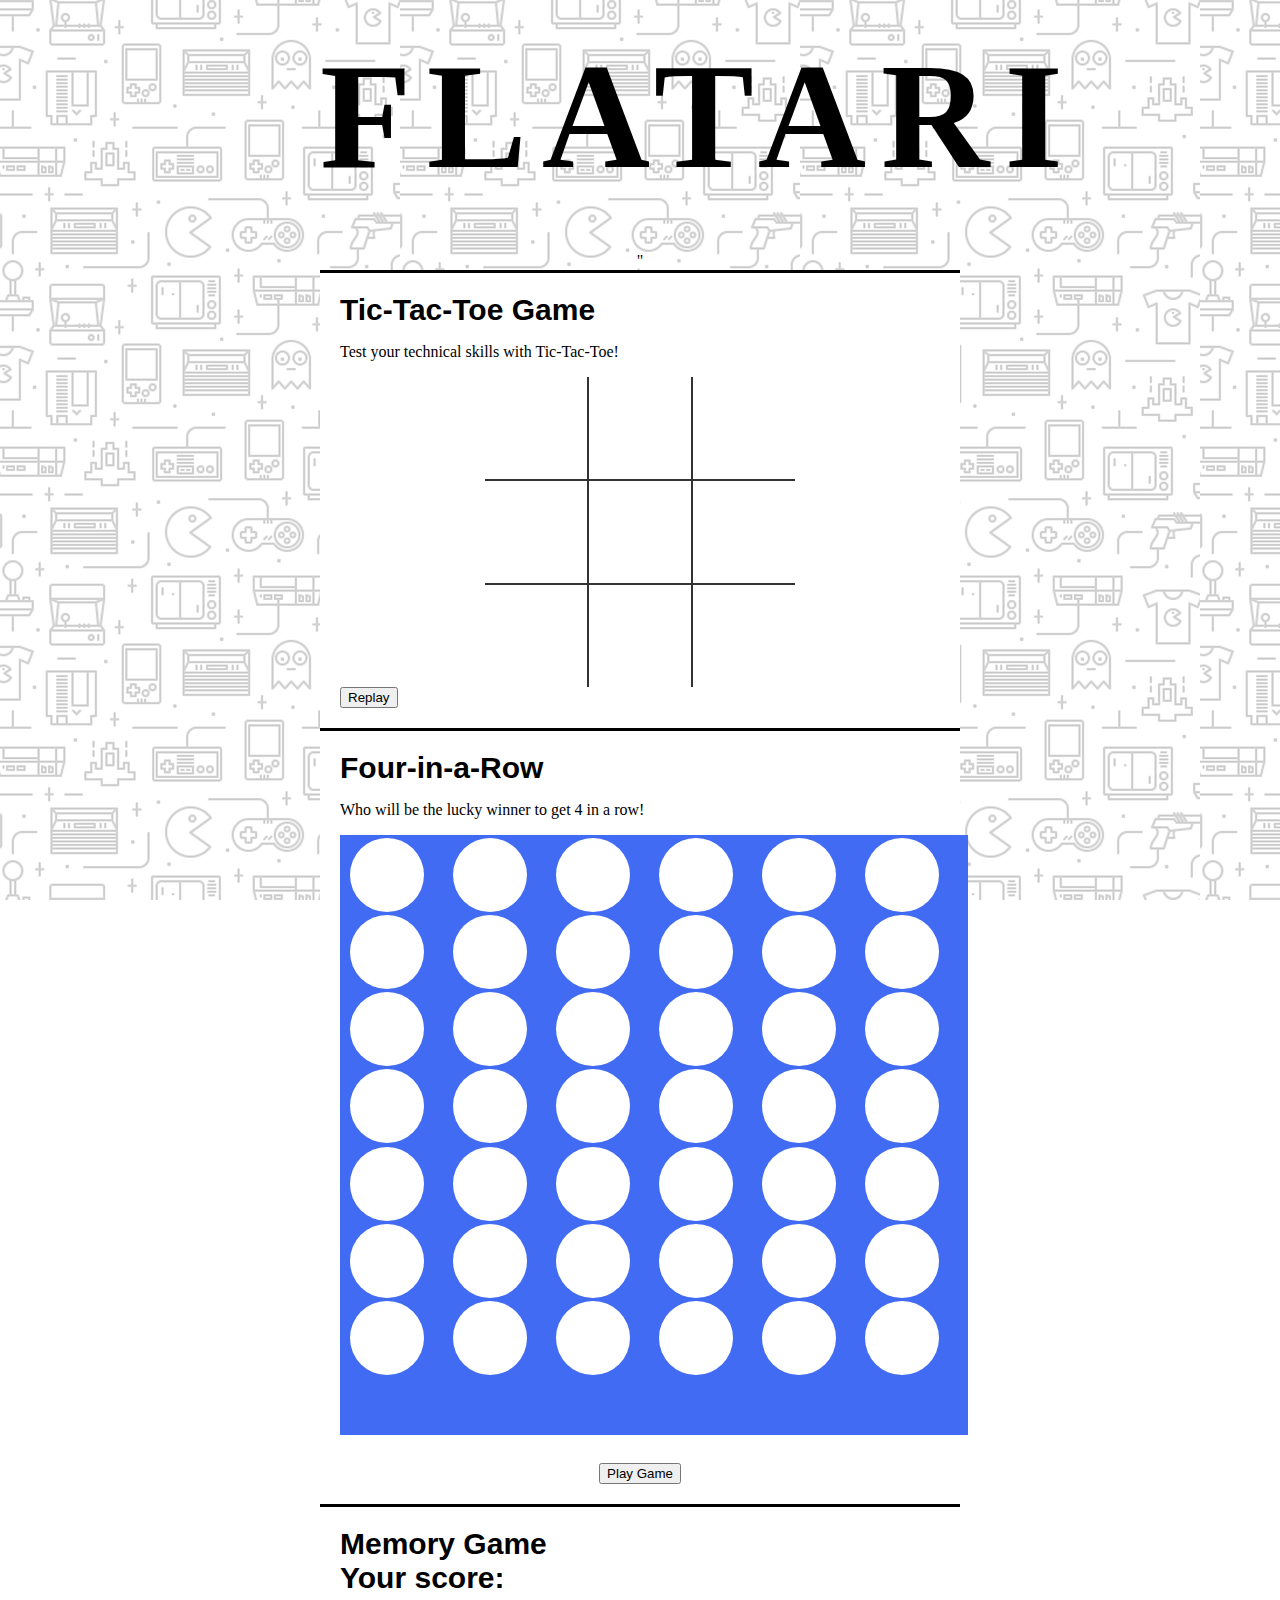
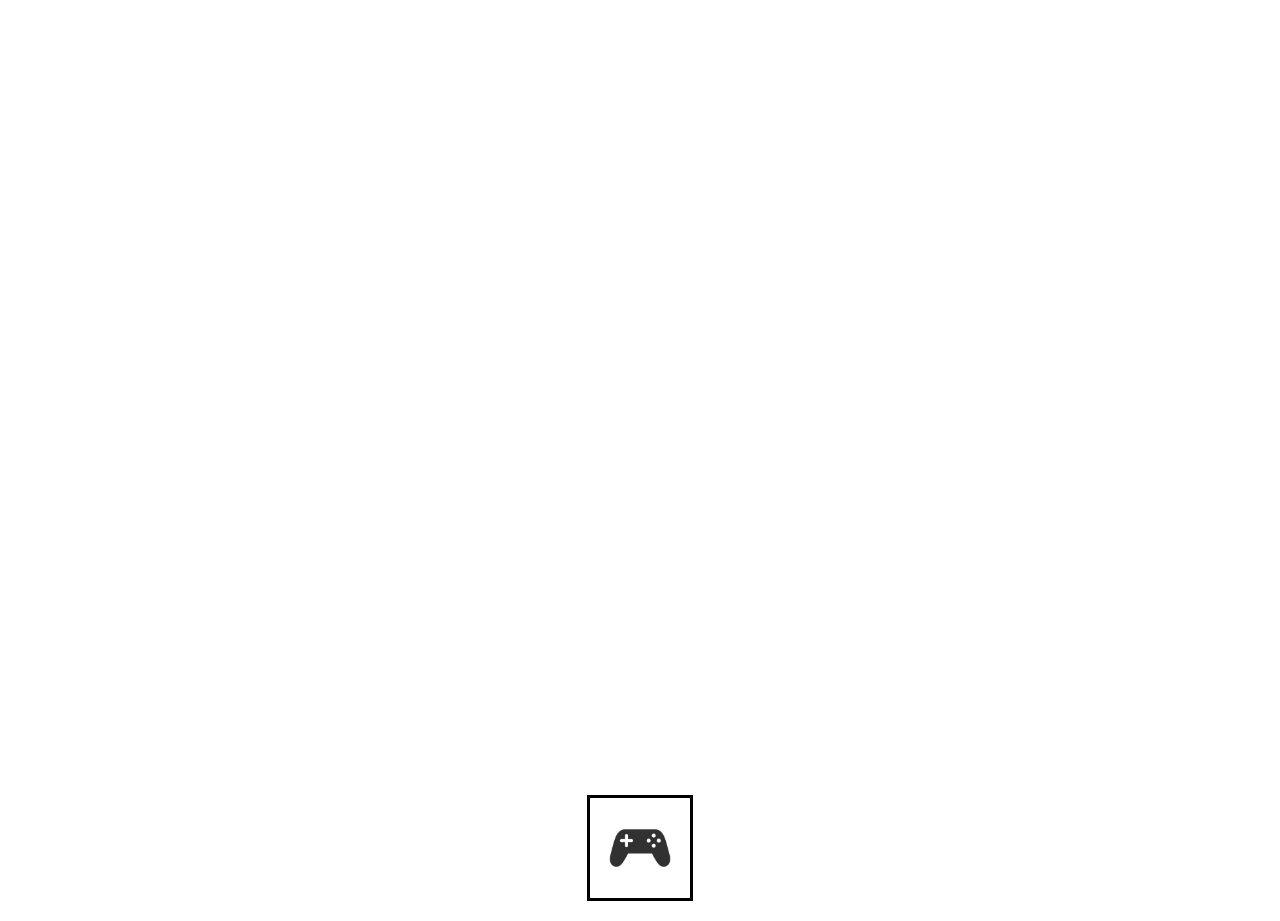
<file: index.html>
<!DOCTYPE HTML>
<html lang="en">
<head>
    <title>Flatiron GameProject</title>
    <link rel="stylesheet" href="./style.css">
</head>
<body>
<div id="title-banner">
    <h1>FLATARI</h1>"
</div> 

<div id="tictactoe" style="overflow:auto">
    <h3>Tic-Tac-Toe Game</h3>
    <p>Test your technical skills with Tic-Tac-Toe!</p>
    <table>
        <tr>
            <td class="cell" id="0"></td>
            <td class="cell" id="1"></td>
            <td class="cell" id="2"></td>
        </tr>
      <tr>
          <td class="cell" id="3"></td>
          <td class="cell" id="4"></td>
          <td class="cell" id="5"></td>
      </tr>
         <tr>
          <td class="cell" id="6"></td>
          <td class="cell" id="7"></td>
          <td class="cell" id="8"></td>
         </tr>
      </table>
      <div class="endgame">
          <div class="text"></div>
      </div>
      <button onClick="startGame()">Replay</button>
      
      
          
</div>

<div id="connectfour">
    <h3>Four-in-a-Row</h3>
    <p>Who will be the lucky winner to get 4 in a row!</p>
    <div class="board">
        <div class="end"></div>
        <div class="box" id ="1-7"></div>
        <div class="box" id ="1-6"></div>
        <div class="box" id ="1-5"></div>
        <div class="box" id ="1-4"></div>
        <div class="box" id ="1-3"></div>
        <div class="box" id ="1-2"></div>
        <div class="box" id ="1-1"></div>
        <div class="end"></div>
        <div class="box" id ="2-7"></div>
        <div class="box" id ="2-6"></div>
        <div class="box" id ="2-5"></div>
        <div class="box" id ="2-4"></div>
        <div class="box" id ="2-3"></div>
        <div class="box" id ="2-2"></div>
        <div class="box" id ="2-1"></div>
        <div class="end"></div>
        <div class="box" id ="3-7"></div>
        <div class="box" id ="3-6"></div>
        <div class="box" id ="3-5"></div>
        <div class="box" id ="3-4"></div>
        <div class="box" id ="3-3"></div>
        <div class="box" id ="3-2"></div>
        <div class="box" id ="3-1"></div>
        <div class="end"></div>
        <div class="box" id ="4-7"></div>
        <div class="box" id ="4-6"></div>
        <div class="box" id ="4-5"></div>
        <div class="box" id ="4-4"></div>
        <div class="box" id ="4-3"></div>
        <div class="box" id ="4-2"></div>
        <div class="box" id ="4-1"></div>
        <div class="end"></div>
        <div class="box" id ="5-7"></div>
        <div class="box" id ="5-6"></div>
        <div class="box" id ="5-5"></div>
        <div class="box" id ="5-4"></div>
        <div class="box" id ="5-3"></div>
        <div class="box" id ="5-2"></div>
        <div class="box" id ="5-1"></div>
        <div class="end"></div>
        <div class="box" id ="6-7"></div>
        <div class="box" id ="6-6"></div>
        <div class="box" id ="6-5"></div>
        <div class="box" id ="6-4"></div>
        <div class="box" id ="6-3"></div>
        <div class="box" id ="6-2"></div>
        <div class="box" id ="6-1"></div>       
    </div>

<br>
<div id="player-display"></div>
<button id='start-connect'>Play Game</button>
</div>


<div id="memory">
    <h3>Memory Game</h3>
    <h3>Your score: <span id="result"></span></h3>

    <div class="grid-container">

</div>

<!-- The Modal -->
<div id="myModal" class="modal">
    <!-- Modal content -->
    <div class="modal-content">
      <p>WELCOME TO CHILLIGANS ISLAND!</p>
    </div>
</div>

<div id="blankSpace"></div>

<div id="hover-over" onmouseover="showModal()">
    <img src='./img/controller2.jpg'>
</div>


<script src="./JavaScript/tictactoe.js"></script>
<script src="./JavaScript/memory.js"></script>
<script src="./JavaScript/connectfour.js"></script>
<script src="./JavaScript/modal.js"></script>

</body>

</html>
</file>
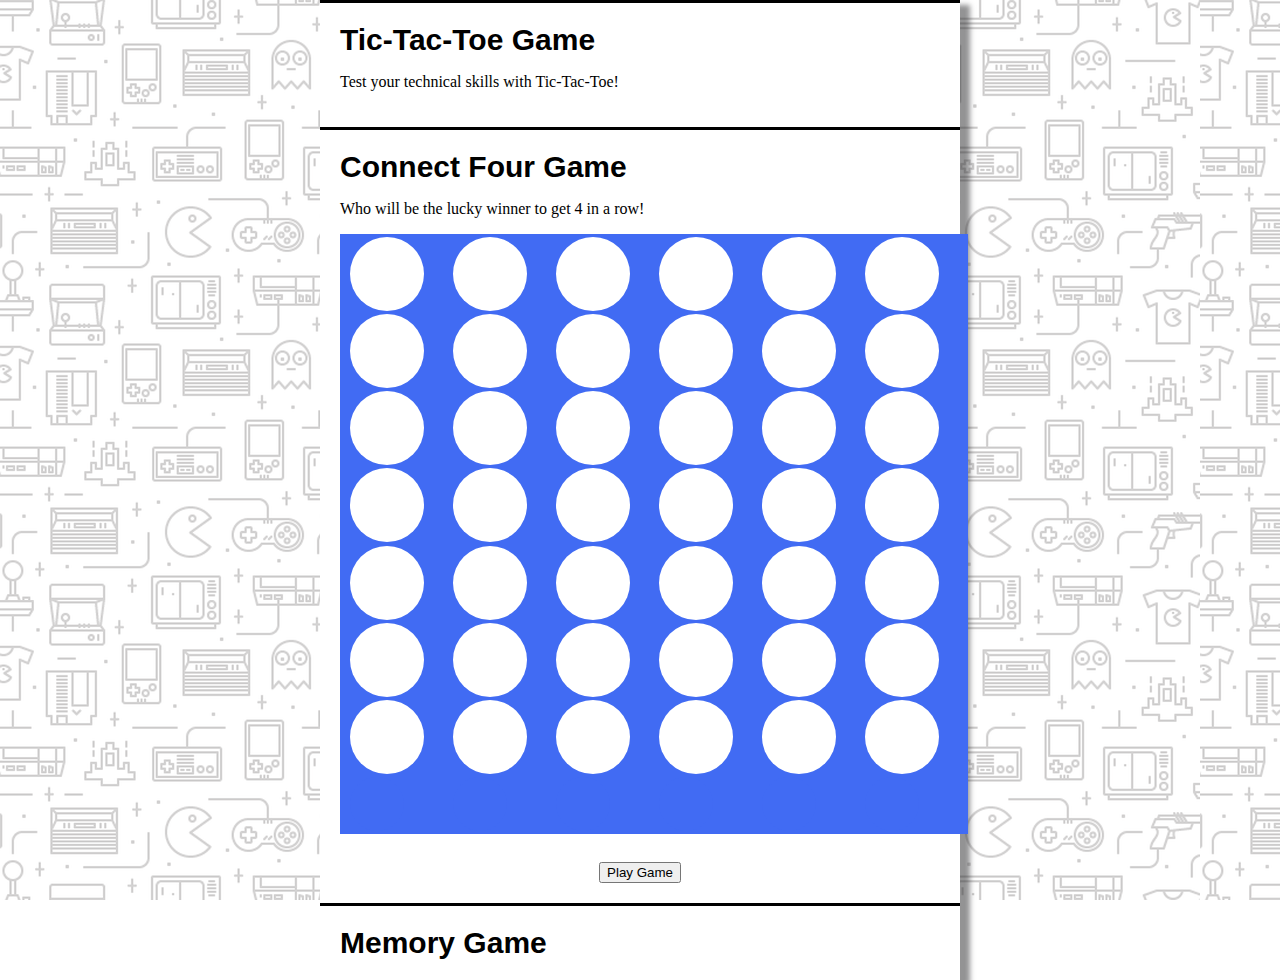
<file: HTML/connectfour.html>
<html lang="en">
<head>
    <title>Flatiron GameProject</title>
    <link rel="stylesheet" href="../style.css">
    <!-- <script defer src="../JavaScript/tic-tac-toe.js"></script> -->
    <script defer src="../JavaScript/connectfour.js"></script>
    <!-- <script defer src="../JavaScript/memory.js"></script> -->
    <script src="../main.js" charset="utf-8"></script>
</head>
<body>

<div id="container"> 
<div id="sidebar"></div> 

<div id="tictactoe">
    <h3>Tic-Tac-Toe Game</h3>
    <p>Test your technical skills with Tic-Tac-Toe!</p>
</div>

<div id="connectfour">
    <h3>Connect Four Game</h3>
    <p>Who will be the lucky winner to get 4 in a row!</p>
<div class="board">
    <div class="end"></div>
    <div class="box" id ="1-7"></div>
    <div class="box" id ="1-6"></div>
    <div class="box" id ="1-5"></div>
    <div class="box" id ="1-4"></div>
    <div class="box" id ="1-3"></div>
    <div class="box" id ="1-2"></div>
    <div class="box" id ="1-1"></div>
    <div class="end"></div>
    <div class="box" id ="2-7"></div>
    <div class="box" id ="2-6"></div>
    <div class="box" id ="2-5"></div>
    <div class="box" id ="2-4"></div>
    <div class="box" id ="2-3"></div>
    <div class="box" id ="2-2"></div>
    <div class="box" id ="2-1"></div>
    <div class="end"></div>
    <div class="box" id ="3-7"></div>
    <div class="box" id ="3-6"></div>
    <div class="box" id ="3-5"></div>
    <div class="box" id ="3-4"></div>
    <div class="box" id ="3-3"></div>
    <div class="box" id ="3-2"></div>
    <div class="box" id ="3-1"></div>
    <div class="end"></div>
    <div class="box" id ="4-7"></div>
    <div class="box" id ="4-6"></div>
    <div class="box" id ="4-5"></div>
    <div class="box" id ="4-4"></div>
    <div class="box" id ="4-3"></div>
    <div class="box" id ="4-2"></div>
    <div class="box" id ="4-1"></div>
    <div class="end"></div>
    <div class="box" id ="5-7"></div>
    <div class="box" id ="5-6"></div>
    <div class="box" id ="5-5"></div>
    <div class="box" id ="5-4"></div>
    <div class="box" id ="5-3"></div>
    <div class="box" id ="5-2"></div>
    <div class="box" id ="5-1"></div>
    <div class="end"></div>
    <div class="box" id ="6-7"></div>
    <div class="box" id ="6-6"></div>
    <div class="box" id ="6-5"></div>
    <div class="box" id ="6-4"></div>
    <div class="box" id ="6-3"></div>
    <div class="box" id ="6-2"></div>
    <div class="box" id ="6-1"></div>
</div>

<br>
<div id="player-display"></div>
<button id='start-connect'>Play Game</button>

</div>

<div id="memory">
    <h3>Memory Game</h3>
</div>

</div>

</body>

</html>
</file>
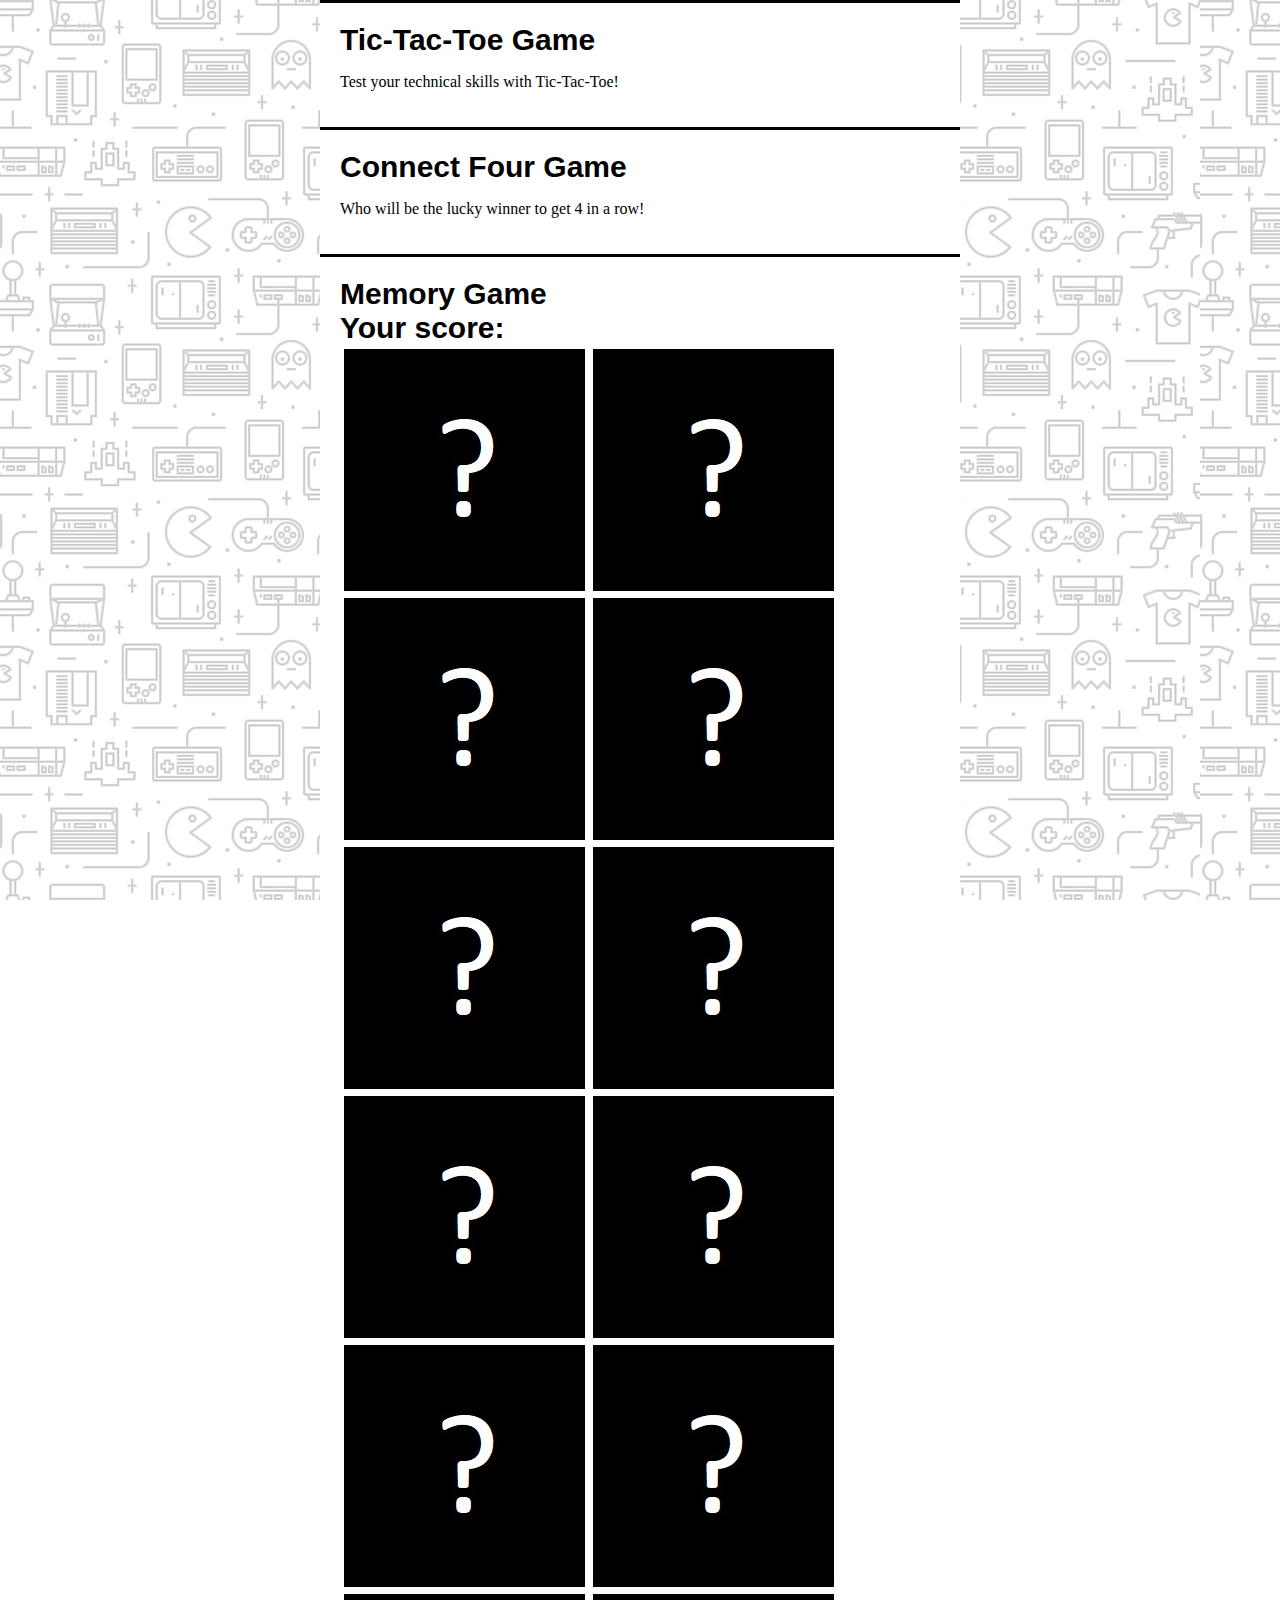
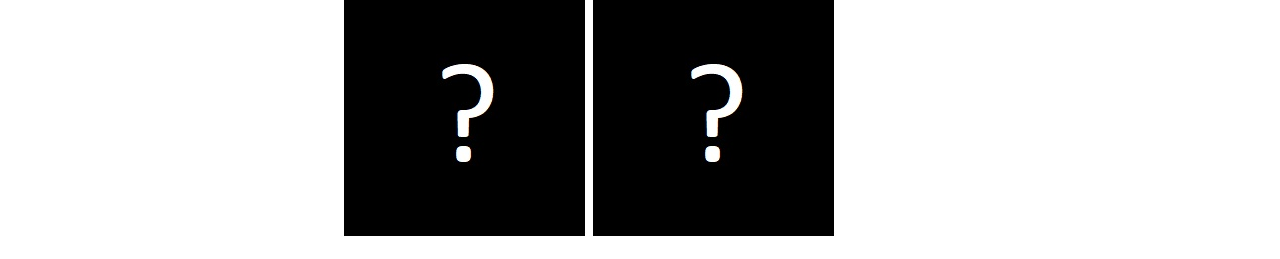
<file: HTML/memory.html>
<!DOCTYPE HTML>
<html lang="en">
<head>
    <title>Flatiron GameProject</title>
    <link rel="stylesheet" href="../style.css"></link>
    <script src="../main.js" charset="utf-8"></script>
</head>
<body>
<div id="sidebar"></div> 

<div id="tictactoe">
    <h3>Tic-Tac-Toe Game</h3>
    <p>Test your technical skills with Tic-Tac-Toe!</p>
</div>

<div id="connectfour">
    <h3>Connect Four Game</h3>
    <p>Who will be the lucky winner to get 4 in a row!</p>

</div>

<div id="memory">
    <h3>Memory Game</h3>

    <h3>Your score: <span id="result"></span></h3>

    <div class="grid-container">
    </div>


</div>




</body>

</html>
</file>
<file: style.css>
body{
  background-image: url(./img/oldschoolrepeat.png);
  /* background-image: url(./img/playstation-pattern-colored.png); */
  background-repeat: repeat, no-repeat;
  background-attachment: fixed;
  margin: 0 auto;
  background-size:400px 300px;
  /* background-size:400px 400px; */
  width: 50%;
}

#title-banner{
    text-align: center;
}

h1 {
  background: transparent;
  font-family: Impact;
  letter-spacing: 15px;
  font-weight: bold;
  font-size: 150px;
  margin: auto;
  padding-top: 30px;
  padding-bottom: 50px;
  
  
}


  h3 {
    font-family: Helvetica;
    font-size: 30px;
    margin: auto;
    width: auto;
} 

#container {
  background-color: white;
  box-shadow: 10px 5px 5px rgba(40, 39, 41, 0.5);
}


td {
  border : 2px solid#333;
  height: 100px;
  width: 100px;
  text-align: center;
  vertical-align: middle;
  font-family: Cambria, Cochin, Georgia, Times, 'Times New Roman', serif;
  font-size: 70px;
  cursor: pointer;
}

table {
border-collapse: collapse;
left: 50%;
table-layout:fixed;
margin: auto;
}


table tr:first-child td{
    border-top: 0;
}

table tr:last-child td{
  border-bottom: 0;
}

table tr td:first-child{
  border-left: 0;
}


table tr td:last-child{
  border-right: 0;
}

.endgame{
  display: none;
  width: 200px;
  top: 120px;
  background-color: rgba(205, 133, 63, 0.8);
  position:absolute;
  left: 50%;
  margin-left: -100px;
  padding-top: 50px;
  padding-bottom: 50px;
  text-align: center;
  border-radius: 5px;
 
  font-size: 2em;
}



#tictactoe{
    width: auto;
    padding: 20px;
    border-top: 3px solid black;
    margin: 0;
    background-color: white; 
    }

#connectfour{
    width: auto;
    padding: 20px;
    border-top: 3px solid black;
    margin: 0;
    background-color: white;
    }


/* memory game CSS */
#memory{
    width: auto;
    padding: 20px;
    border-top: 3px solid black;
    margin: 0;
    background-color: white;
  }

  .grid-container {
    margin:0 auto;
    display: flex;
    flex-wrap: wrap;
}

.image-tile {
    height: 249px;
    width: 249px;
}

.box {
  height: 70px;
  width: 70px;
  border-radius: 50%;
  display: inline-block;
  background-color: white;
  padding: 2px;
}

.end {
  height: 50px;
  width: 50px;
  border-radius: 50%;
  display: inline-block;
  background-color: rgb(65, 107, 243);
  padding: 2px;
}

.board {
  margin: auto;
  display: flex;
  flex-direction: column-reverse;
  flex-wrap: wrap;
  justify-content: space-evenly;
  background-color: rgb(65, 107, 243);
  width: 618px;
  height: 600px;
  padding-left: 10px;

}

#start-connect {
  margin: 0 auto;
  display: block;
}

#player-display {
  margin: auto;
  width: 50%;
  padding-bottom: 10px;
}
  
#hover-over img {
  height: 100px;
  width: 100px;
  display: block;
  margin: auto;
  border: solid, black;
 }
 


 /* The Modal (background) */
.modal {
    display: none; /* Hidden by default */
    position: fixed; /* Stay in place */
    z-index: 1; /* Sit on top */
    padding-top: 100px; /* Location of the box */
    left: 0;
    top: 0;
    width: 100%; /* Full width */
    height: 100%; /* Full height */
    overflow: auto; /* Enable scroll if needed */
    background-color: rgb(0,0,0); /* Fallback color */
    background-color: rgba(0,0,0,0.4); /* Black w/ opacity */
  }
  
  /* Modal Content */

  #blankSpace{
      padding: 400px 400px;
      margin: auto;
      /* background-color: white; */
  }
  
  .modal-content {
    background-color: #fefefe;
    margin: auto;
    padding: 20px;
    border: 1px solid #888;
    width: 80%;
    font-size: xx-large;
  }

  .party {
      background-image: url("https://cultofthepartyparrot.com/parrots/hd/scienceparrot.gif");
  }
</file>
